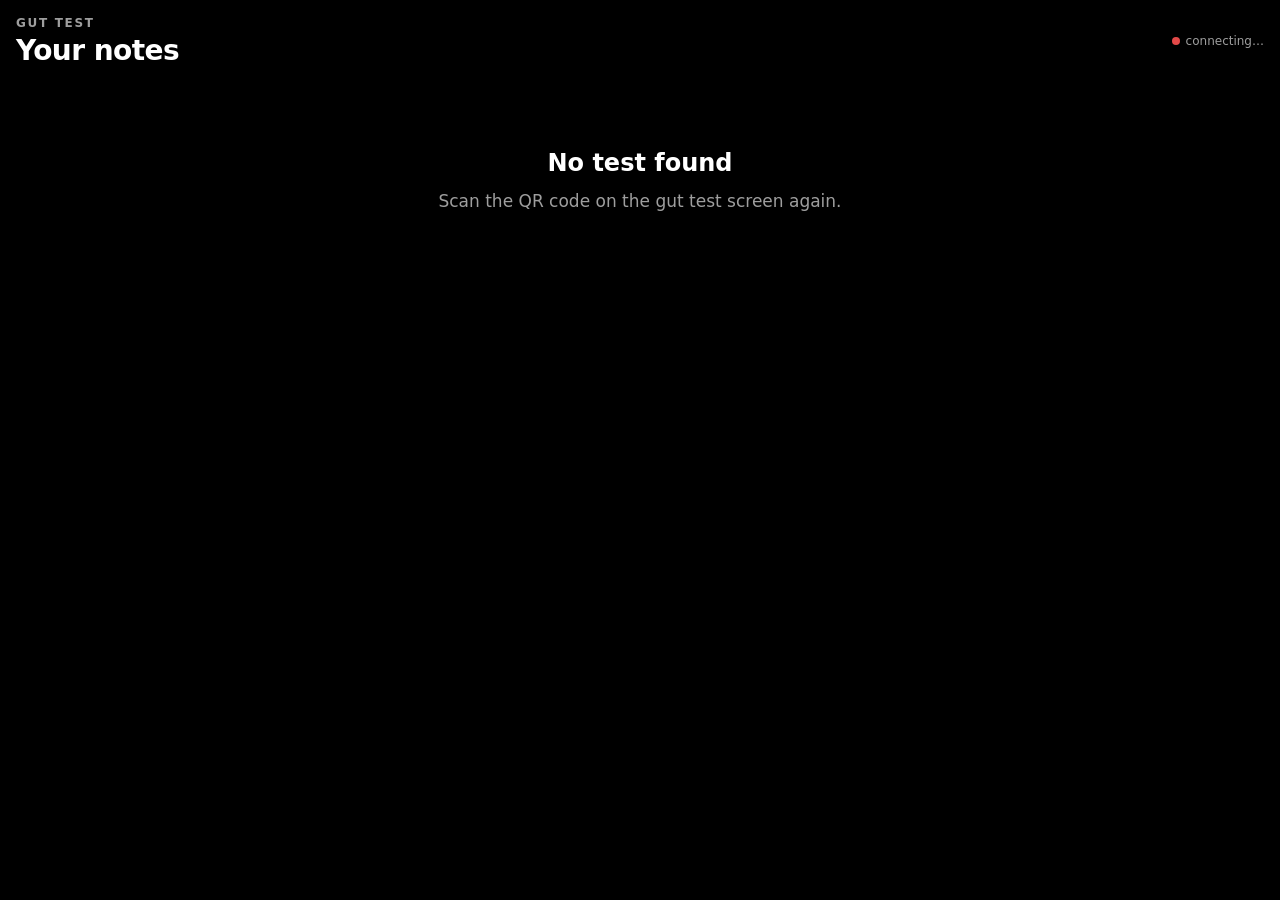
<file: phone/index.html>
<!DOCTYPE html>
<html lang="nl">
<head>
  <meta charset="utf-8">
  <meta name="viewport" content="width=device-width, initial-scale=1, viewport-fit=cover">
  <meta name="theme-color" content="#000000">
  <title>Gut test notities</title>
  <!--
    Telefoon-pagina voor de Gut Test Extension. Dit bestand hoort NIET in de
    extensie zelf thuis maar wordt los gehost (GitHub Pages, Netlify, eigen
    webserver — elke statische host is goed). Vul daarna de URL in bij de
    extensie-instellingen ("Telefoon-pagina"); de QR-code opent dan deze pagina
    met het sessie-kanaal achter het #.

    Communicatie loopt via ntfy.sh (gratis, geen account):
      <kanaal>    telefoon → extensie: notities
      <kanaal>-s  extensie → telefoon: welke website nu in beeld is
  -->
  <style>
    :root { --bg: #000; --fg: #fff; --muted: rgba(255,255,255,.62); --faint: rgba(255,255,255,.14); --accent: #3987e5; }
    * { box-sizing: border-box; }
    html, body { margin: 0; background: var(--bg); color: var(--fg); font-family: system-ui, -apple-system, "Segoe UI", sans-serif; }
    body { padding: max(16px, env(safe-area-inset-top)) 16px max(24px, env(safe-area-inset-bottom)); min-height: 100vh; display: flex; flex-direction: column; gap: 18px; }
    header { display: flex; align-items: center; justify-content: space-between; gap: 12px; }
    .eyebrow { font-size: 12px; font-weight: 700; letter-spacing: .14em; text-transform: uppercase; color: var(--muted); }
    h1 { font-size: 28px; line-height: 1.1; margin: 6px 0 0; letter-spacing: -.02em; }
    .status { display: inline-flex; align-items: center; gap: 6px; font-size: 12px; color: var(--muted); white-space: nowrap; }
    .status i { width: 8px; height: 8px; border-radius: 50%; background: #e34948; display: block; }
    .status.ok i { background: #1baf7a; }

    .card { border: 1px solid var(--faint); border-radius: 16px; padding: 16px; }
    .target-label { font-size: 12px; font-weight: 700; letter-spacing: .1em; text-transform: uppercase; color: var(--muted); }
    .target { font-size: 22px; font-weight: 700; margin-top: 6px; overflow-wrap: anywhere; }
    .target small { display: block; font-size: 13px; font-weight: 500; color: var(--muted); margin-top: 4px; }
    .chips { display: flex; flex-wrap: wrap; gap: 8px; margin-top: 14px; }
    .chips button { font: inherit; font-size: 14px; color: var(--fg); background: transparent; border: 1px solid var(--faint); border-radius: 999px; padding: 8px 12px; min-height: 40px; }
    .chips button.active { background: #fff; color: #000; border-color: #fff; font-weight: 700; }

    textarea { width: 100%; min-height: 140px; font: inherit; font-size: 17px; line-height: 1.45; color: var(--fg); background: #111; border: 1px solid var(--faint); border-radius: 14px; padding: 14px; resize: vertical; }
    textarea:focus { outline: none; border-color: rgba(255,255,255,.5); }
    #sendBtn { font: inherit; font-size: 18px; font-weight: 700; color: #000; background: #fff; border: none; border-radius: 999px; padding: 16px; width: 100%; margin-top: 10px; }
    #sendBtn:disabled { opacity: .45; }
    .feedback { font-size: 14px; color: var(--muted); min-height: 20px; margin-top: 8px; text-align: center; }

    .sent h2 { font-size: 13px; font-weight: 700; letter-spacing: .1em; text-transform: uppercase; color: var(--muted); margin: 0 0 10px; }
    .sent ul { list-style: none; margin: 0; padding: 0; display: grid; gap: 10px; }
    .sent li { border-left: 3px solid var(--accent); padding-left: 10px; font-size: 15px; line-height: 1.4; }
    .sent li span { display: block; font-size: 12px; color: var(--muted); }

    .notice { text-align: center; padding: 60px 16px; color: var(--muted); font-size: 17px; line-height: 1.5; }
    .notice strong { display: block; color: var(--fg); font-size: 24px; margin-bottom: 8px; }
    [hidden] { display: none !important; }
  </style>
</head>
<body>
  <header>
    <div>
      <div class="eyebrow" id="testName">Gut test</div>
      <h1 id="title">Jouw notities</h1>
    </div>
    <div class="status" id="status"><i></i><span>verbinden…</span></div>
  </header>

  <div id="main">
    <div class="card">
      <div class="target-label" id="targetLabel">Notitie voor de website in beeld</div>
      <div class="target" id="target">Wachten op de test…</div>
      <div class="chips" id="chips"></div>
    </div>

    <div style="margin-top:18px;">
      <textarea id="note" placeholder="Wat valt je op? Wat vind je mooi, wat juist niet?"></textarea>
      <button id="sendBtn" type="button" disabled>Verstuur notitie</button>
      <div class="feedback" id="feedback"></div>
    </div>

    <section class="sent" id="sent" hidden style="margin-top:18px;">
      <h2 id="sentTitle">Verstuurd</h2>
      <ul id="sentList"></ul>
    </section>
  </div>

  <div class="notice" id="noTopic" hidden><strong>Geen test gevonden</strong><span>Scan de QR-code op het scherm van de gut test opnieuw.</span></div>
  <div class="notice" id="done" hidden><strong>Bedankt!</strong><span>De gut test is afgerond. Je notities zijn opgeslagen.</span></div>

  <script>
    const RELAY = 'https://ntfy.sh';
    const topic = decodeURIComponent(location.hash.replace(/^#/, '')).trim();

    const $ = (id) => document.getElementById(id);
    let state = null;          // last state from the extension
    let followScreen = true;   // note goes to whatever site is on screen
    let pickedSiteId = null;   // ...unless the client picked one
    let connected = false;
    // Language comes from the extension (picked on the intro slide); until the
    // first state arrives, follow the phone's own language.
    let lang = (navigator.language || '').toLowerCase().startsWith('nl') ? 'nl' : 'en';
    const T = (nl, en) => (lang === 'en' ? en : nl);

    function applyTexts() {
      document.documentElement.lang = lang;
      document.title = T('Gut test notities', 'Gut test notes');
      $('title').textContent = T('Jouw notities', 'Your notes');
      $('note').placeholder = T('Wat valt je op? Wat vind je mooi, wat juist niet?', 'What stands out? What do you like, and what not?');
      $('sendBtn').textContent = T('Verstuur notitie', 'Send note');
      $('sentTitle').textContent = T('Verstuurd', 'Sent');
      $('noTopic').querySelector('strong').textContent = T('Geen test gevonden', 'No test found');
      $('noTopic').querySelector('span').textContent = T('Scan de QR-code op het scherm van de gut test opnieuw.', 'Scan the QR code on the gut test screen again.');
      $('done').querySelector('strong').textContent = T('Bedankt!', 'Thank you!');
      $('done').querySelector('span').textContent = T('De gut test is afgerond. Je notities zijn opgeslagen.', 'The gut test is finished. Your notes have been saved.');
      $('status').querySelector('span').textContent = connected ? T('verbonden', 'connected') : T('verbinden…', 'connecting…');
    }
    applyTexts();

    if (!/^[-_A-Za-z0-9]{8,64}$/.test(topic)) {
      $('main').hidden = true;
      $('noTopic').hidden = false;
    } else {
      connect();
    }

    function connect() {
      const source = new EventSource(`${RELAY}/${topic}-s/sse?since=1h`);
      source.onopen = () => setStatus(true);
      source.onerror = () => setStatus(false);
      source.onmessage = (event) => {
        let data;
        try { data = JSON.parse(event.data); } catch (e) { return; }
        if (data.event !== 'message') return;
        let payload;
        try { payload = JSON.parse(data.message); } catch (e) { return; }
        if (payload && payload.t === 'state') applyState(payload);
      };
    }

    function setStatus(ok) {
      connected = ok;
      $('status').classList.toggle('ok', ok);
      $('status').querySelector('span').textContent = ok ? T('verbonden', 'connected') : T('geen verbinding', 'no connection');
    }

    function applyState(next) {
      state = next;
      if ((state.lang === 'en' || state.lang === 'nl') && state.lang !== lang) {
        lang = state.lang;
        applyTexts();
      }
      if (state.mode === 'done') {
        $('main').hidden = true;
        $('done').hidden = false;
        return;
      }
      $('main').hidden = false;
      $('done').hidden = true;
      $('testName').textContent = `Gut test · ${state.test || ''}`;
      renderTarget();
    }

    function targetSite() {
      if (!state || !Array.isArray(state.sites)) return null;
      const id = followScreen ? state.current : pickedSiteId;
      return state.sites.find((s) => s.id === id) || null;
    }

    function renderTarget() {
      const site = targetSite();
      $('targetLabel').textContent = followScreen ? T('Notitie voor de website in beeld', 'Note for the website on screen') : T('Notitie voor', 'Note for');
      $('target').textContent = '';
      if (site) {
        $('target').append(`${site.n}. ${site.label}`);
      } else {
        $('target').append(T('Wachten op de test…', 'Waiting for the test…'));
      }
      const small = document.createElement('small');
      small.textContent = followScreen ? T('Volgt automatisch het scherm', 'Follows the screen automatically') : T('Zelf gekozen', 'Chosen by you');
      $('target').appendChild(small);

      const chips = $('chips');
      chips.replaceChildren();
      const follow = document.createElement('button');
      follow.type = 'button';
      follow.textContent = T('Volg scherm', 'Follow screen');
      follow.classList.toggle('active', followScreen);
      follow.onclick = () => { followScreen = true; pickedSiteId = null; renderTarget(); };
      chips.appendChild(follow);
      (state && state.sites || []).forEach((s) => {
        const b = document.createElement('button');
        b.type = 'button';
        b.textContent = String(s.n);
        b.title = s.label;
        b.classList.toggle('active', !followScreen && pickedSiteId === s.id);
        b.onclick = () => { followScreen = false; pickedSiteId = s.id; renderTarget(); };
        chips.appendChild(b);
      });
      updateSendButton();
    }

    function updateSendButton() {
      $('sendBtn').disabled = !$('note').value.trim();
    }
    $('note').addEventListener('input', updateSendButton);

    $('sendBtn').addEventListener('click', async () => {
      const text = $('note').value.trim();
      if (!text) return;
      const site = targetSite();
      $('sendBtn').disabled = true;
      $('feedback').textContent = T('Versturen…', 'Sending…');
      try {
        const res = await fetch(`${RELAY}/${topic}`, {
          method: 'POST',
          body: JSON.stringify({ t: 'note', siteId: site ? site.id : null, text })
        });
        if (!res.ok) throw new Error(res.status);
        $('note').value = '';
        $('feedback').textContent = T('✓ Verstuurd', '✓ Sent');
        addSent(text, site);
        setTimeout(() => { $('feedback').textContent = ''; }, 2000);
      } catch (e) {
        $('feedback').textContent = T('Versturen mislukt — probeer het nog eens.', 'Sending failed — please try again.');
      }
      updateSendButton();
    });

    function addSent(text, site) {
      const li = document.createElement('li');
      const meta = document.createElement('span');
      const time = new Date().toLocaleTimeString(lang === 'en' ? 'en-GB' : 'nl-NL', { hour: '2-digit', minute: '2-digit' });
      meta.textContent = site ? `${time} · ${site.n}. ${site.label}` : time;
      li.append(meta, document.createTextNode(text));
      $('sentList').prepend(li);
      $('sent').hidden = false;
    }
  </script>
</body>
</html>
</file>
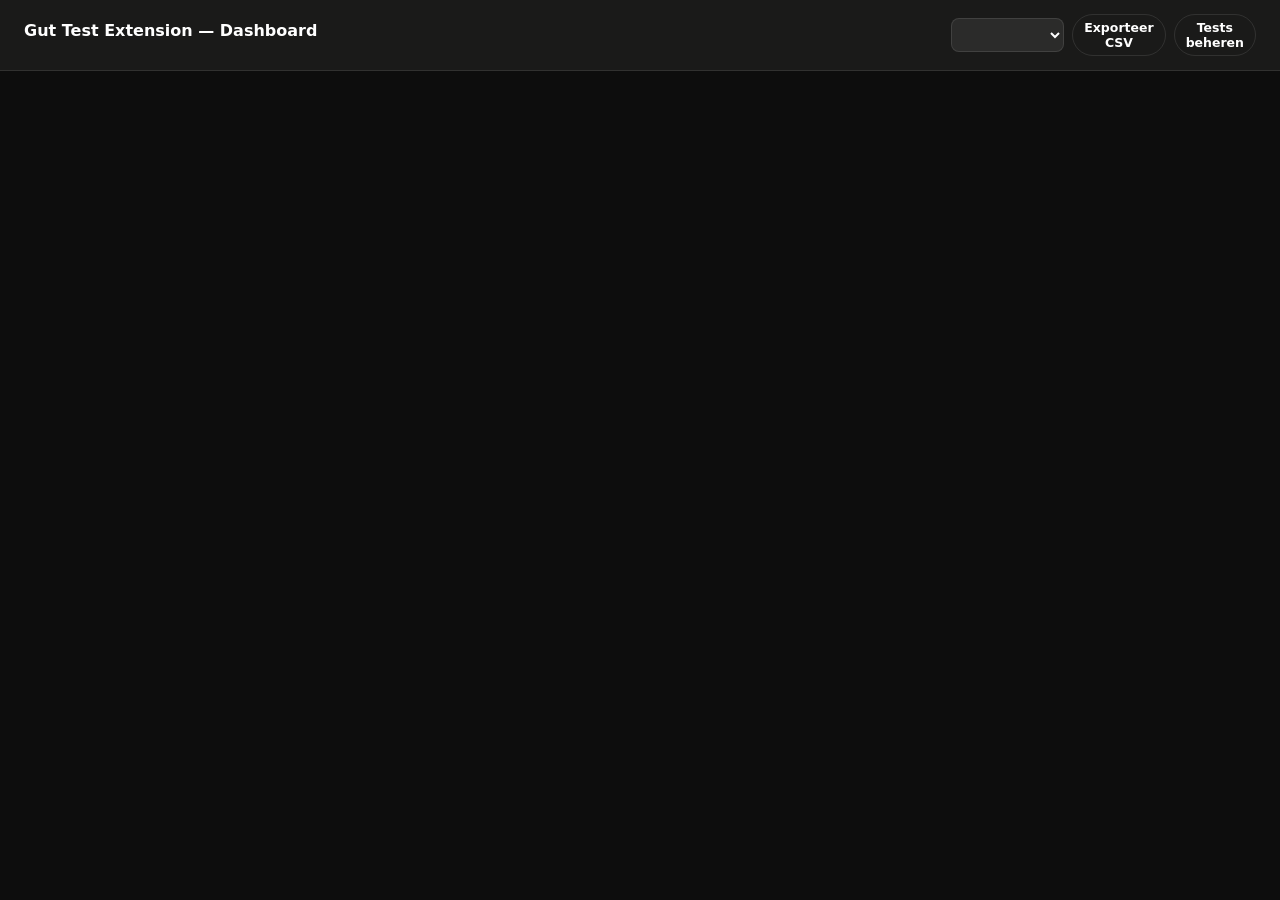
<file: dashboard.html>
<!DOCTYPE html>
<html>
<head>
  <meta charset="utf-8">
  <title>Gut Test Extension — Dashboard</title>
  <link rel="stylesheet" href="common.css">
  <style>
    .gte-topbar select { max-width: 260px; }
    .gte-topbar .gte-actions { display: flex; gap: 8px; align-items: center; }

    #testMeta { display: flex; align-items: center; gap: 14px; margin: 18px 0; flex-wrap: wrap; }
    #testMeta h2 { font-size: 20px; margin: 0; }
    .gte-progress-track { flex: 1; min-width: 120px; height: 8px; background: var(--gte-surface-raised); border-radius: 4px; overflow: hidden; }
    .gte-progress-fill { height: 100%; background: var(--gte-accent); }

    .gte-row-group { margin-bottom: 8px; }
    .gte-rank-row {
      display: flex;
      align-items: center;
      gap: 10px;
      padding: 10px 14px;
      margin-bottom: 0;
    }
    /* Panel closed (default): row keeps its normal rounded corners.
       Panel open: flatten the row's bottom corners so it visually joins
       the notes panel below it. Driven by a JS-toggled class, not the
       `hidden` attribute — that clashed with .gte-notes-panel's own
       `display: flex` before and silently did nothing. */
    .gte-row-group.notes-open .gte-rank-row {
      border-bottom-left-radius: 0;
      border-bottom-right-radius: 0;
    }
    .gte-rank-row.unrated { opacity: 0.55; }
    .gte-rank-number {
      width: 24px;
      flex-shrink: 0;
      font-weight: 700;
      font-size: 15px;
      text-align: center;
      color: var(--gte-text-muted);
    }
    #rankedList .gte-row-group:first-child .gte-rank-number { color: #fab219; }
    .gte-favicon { width: 20px; height: 20px; flex-shrink: 0; border-radius: 4px; background: var(--gte-surface-raised); }
    .gte-site-info { display: block; width: 150px; flex-shrink: 0; min-width: 0; text-decoration: none; color: inherit; cursor: pointer; }
    .gte-site-info .gte-site-label { font-weight: 600; font-size: 13.5px; overflow: hidden; text-overflow: ellipsis; white-space: nowrap; color: var(--gte-text); }
    .gte-site-info:hover .gte-site-label { text-decoration: underline; color: var(--gte-accent); }
    .gte-site-info .gte-link-icon { color: var(--gte-text-muted); font-weight: 400; }
    .gte-site-info:hover .gte-link-icon { color: var(--gte-accent); }
    .gte-site-info .gte-site-url { font-size: 11px; color: var(--gte-text-muted); overflow: hidden; text-overflow: ellipsis; white-space: nowrap; text-decoration: none; }
    .gte-bar-track { flex: 1 1 60px; min-width: 40px; height: 20px; background: var(--gte-surface-raised); border-radius: 5px; overflow: hidden; }
    .gte-bar-fill { height: 100%; border-radius: 5px; transition: width 0.3s ease; }
    .gte-rating-value { width: 26px; flex-shrink: 0; font-weight: 700; text-align: right; font-size: 15px; }
    .gte-recheck-btn { flex-shrink: 0; margin-left: auto; padding-left: 10px; padding-right: 10px; }
    .gte-notes-toggle { flex-shrink: 0; white-space: nowrap; }

    /* Dropdown panel with one textarea per category — hidden by default via
       `display: none`, only shown while its row-group has `.notes-open`.
       (Not the `hidden` attribute — see the note above.) */
    .gte-notes-panel {
      display: none;
      gap: 12px;
      flex-wrap: wrap;
      background: var(--gte-surface-raised);
      border: 1px solid var(--gte-border);
      border-top: none;
      border-bottom-left-radius: var(--gte-radius);
      border-bottom-right-radius: var(--gte-radius);
      padding: 12px 14px;
    }
    .gte-row-group.notes-open .gte-notes-panel { display: flex; }
    .gte-note-field { flex: 1; min-width: 160px; }
    .gte-note-field .gte-label { margin-bottom: 3px; }
    .gte-note-textarea { width: 100%; font-size: 12.5px; resize: vertical; font-family: var(--gte-font); }

    /* Screenshots captured via the overlay's 📷 button — shown first in the
       notes dropdown, above the text fields. */
    .gte-screenshots-section { flex-basis: 100%; }
    .gte-screenshots-row { display: flex; gap: 8px; flex-wrap: wrap; }
    .gte-screenshot-empty { font-size: 12px; color: var(--gte-text-muted); }
    .gte-screenshot-thumb {
      position: relative;
      width: 76px;
      height: 56px;
      border-radius: 6px;
      overflow: hidden;
      border: 1px solid var(--gte-border);
      cursor: pointer;
      flex-shrink: 0;
    }
    .gte-screenshot-thumb img { width: 100%; height: 100%; object-fit: cover; display: block; }
    .gte-screenshot-remove {
      position: absolute;
      top: 2px;
      right: 2px;
      width: 16px;
      height: 16px;
      border-radius: 50%;
      border: none;
      background: rgba(0, 0, 0, 0.65);
      color: #fff;
      font-size: 10px;
      line-height: 16px;
      text-align: center;
      cursor: pointer;
      padding: 0;
    }
    .gte-screenshot-remove:hover { background: var(--gte-critical); }

    .gte-phone-inline {
      margin: 0 14px 0 48px;
      padding: 8px 0 10px 12px;
      border-left: 3px solid var(--gte-accent);
    }
    .gte-phone-inline-title { font-size: 11.5px; font-weight: 700; text-transform: uppercase; letter-spacing: 0.04em; color: var(--gte-text-muted); margin-bottom: 4px; }
    .gte-phone-inline-line { font-size: 13.5px; line-height: 1.45; color: var(--gte-text); }
    .gte-phone-inline-line span { color: var(--gte-text-muted); font-size: 12px; margin-right: 8px; font-variant-numeric: tabular-nums; }
    .gte-row-group.notes-open .gte-phone-inline { display: none; }

    #emptyState { text-align: center; padding: 60px 0; color: var(--gte-text-muted); }
    #sectionUnrated h3 { font-size: 12.5px; text-transform: uppercase; letter-spacing: 0.04em; color: var(--gte-text-muted); margin: 20px 0 8px 0; }
  </style>
</head>
<body>
  <div class="gte-topbar">
    <h1 style="font-size:16px;">Gut Test Extension — Dashboard</h1>
    <div class="gte-actions">
      <select id="testSelect" class="gte-select"></select>
      <button id="exportBtn" class="gte-btn gte-btn-ghost gte-btn-sm">Exporteer CSV</button>
      <button id="manageBtn" class="gte-btn gte-btn-ghost gte-btn-sm">Tests beheren</button>
    </div>
  </div>

  <div class="gte-shell">
    <div id="emptyState" hidden>Nog geen tests met resultaten. Maak er eerst een aan via "Tests beheren".</div>

    <div id="content" hidden>
      <div id="testMeta">
        <h2 id="testTitle"></h2>
        <span id="testDate" class="gte-muted" style="font-size:12.5px;"></span>
        <div class="gte-progress-track"><div class="gte-progress-fill" id="progressFill"></div></div>
        <span id="progressLabel" class="gte-secondary" style="font-size:12.5px;"></span>
      </div>

      <div id="rankedList"></div>

      <div id="sectionUnrated" hidden>
        <h3 id="unratedTitle">Nog niet beoordeeld</h3>
        <div id="unratedList"></div>
      </div>
    </div>
  </div>

  <script src="gte_data.js"></script>
  <script src="dashboard.js"></script>
</body>
</html>
</file>
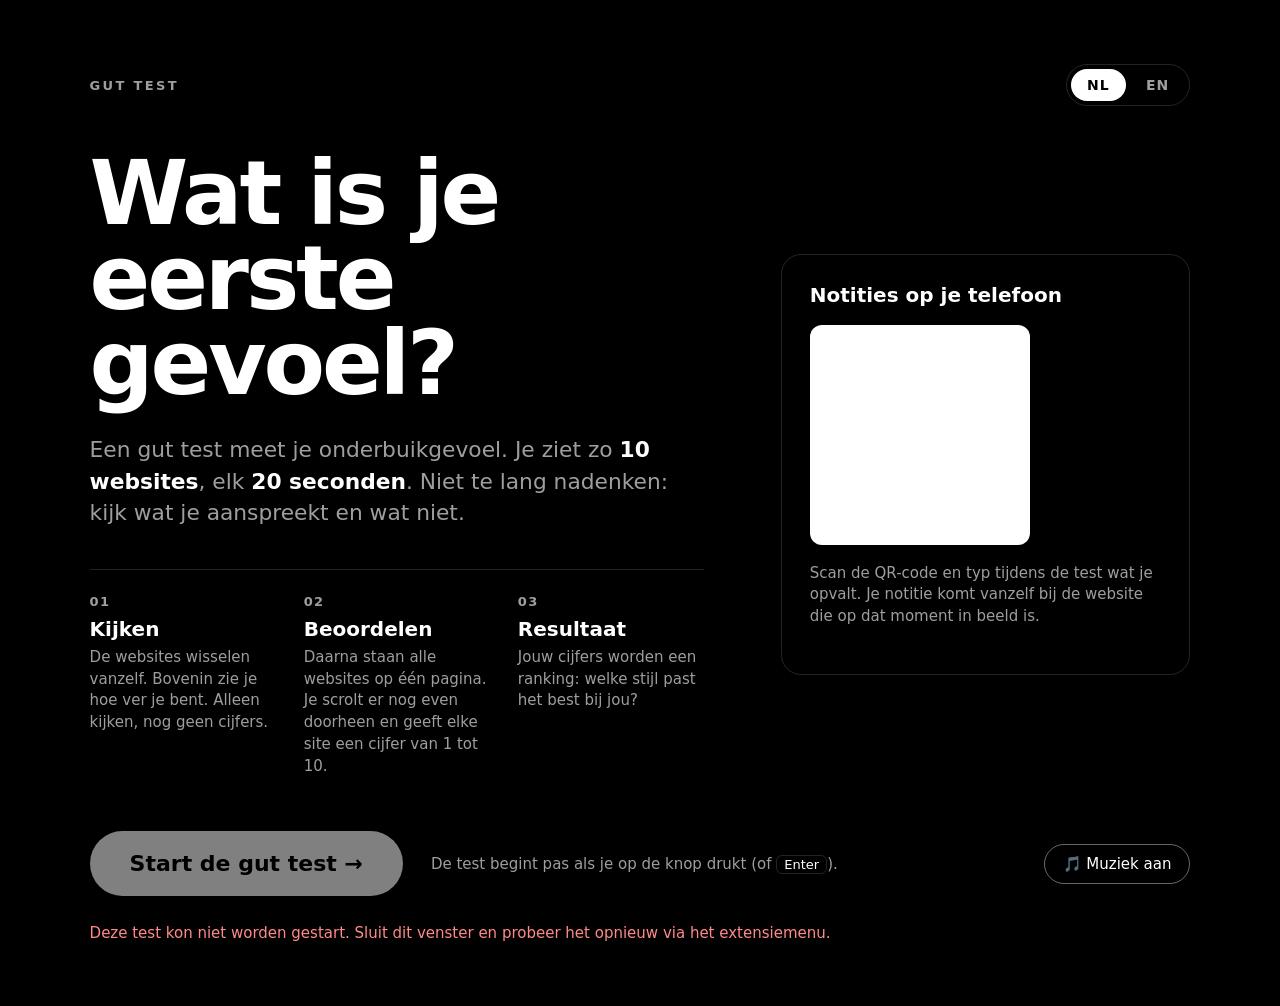
<file: intro.html>
<!DOCTYPE html>
<html lang="nl">
<head>
  <meta charset="utf-8">
  <meta name="viewport" content="width=device-width, initial-scale=1">
  <title>Gut Test</title>
  <style>
    :root {
      --bg: #000000;
      --fg: #ffffff;
      --muted: rgba(255, 255, 255, 0.62);
      --faint: rgba(255, 255, 255, 0.14);
      --font: system-ui, -apple-system, "Segoe UI", sans-serif;
    }
    * { box-sizing: border-box; }
    html, body { margin: 0; min-height: 100%; background: var(--bg); color: var(--fg); font-family: var(--font); }
    body {
      min-height: 100vh;
      display: flex;
      flex-direction: column;
      padding: clamp(24px, 5vw, 72px) clamp(20px, 7vw, 120px);
    }

    .eyebrow {
      font-size: 13px;
      font-weight: 700;
      letter-spacing: 0.18em;
      text-transform: uppercase;
      color: var(--muted);
    }

    main {
      flex: 1;
      display: grid;
      grid-template-columns: minmax(0, 1.5fr) minmax(260px, 1fr);
      gap: clamp(32px, 6vw, 96px);
      align-items: center;
      margin-top: clamp(24px, 5vh, 64px);
    }

    h1 {
      font-size: clamp(44px, 7vw, 104px);
      line-height: 0.95;
      letter-spacing: -0.035em;
      font-weight: 800;
      margin: 0 0 28px 0;
      text-wrap: balance;
    }
    .lead {
      font-size: clamp(18px, 1.7vw, 24px);
      line-height: 1.45;
      color: var(--muted);
      max-width: 34em;
      margin: 0 0 40px 0;
    }
    .lead strong { color: var(--fg); font-weight: 600; }

    .steps {
      list-style: none;
      padding: 0;
      margin: 0;
      display: grid;
      grid-template-columns: repeat(3, minmax(0, 1fr));
      gap: 28px;
      border-top: 1px solid var(--faint);
      padding-top: 24px;
    }
    .steps .num { font-size: 13px; font-weight: 700; color: var(--muted); letter-spacing: 0.1em; }
    .steps h2 { font-size: 20px; margin: 8px 0 6px 0; font-weight: 700; }
    .steps p { margin: 0; font-size: 15px; line-height: 1.45; color: var(--muted); }

    aside {
      border: 1px solid var(--faint);
      border-radius: 20px;
      padding: 28px;
      display: flex;
      flex-direction: column;
      gap: 18px;
    }
    .phone-head { font-size: 20px; font-weight: 700; margin: 0; }
    .phone-text { font-size: 15px; line-height: 1.45; color: var(--muted); margin: 0; }
    .qr {
      width: min(220px, 100%);
      aspect-ratio: 1;
      background: #fff;
      border-radius: 12px;
      overflow: hidden;
    }
    .qr svg { display: block; width: 100%; height: 100%; }
    .qr-link { font-size: 12px; color: var(--muted); word-break: break-all; }
    .qr-link a { color: var(--muted); }

    footer {
      display: flex;
      align-items: center;
      gap: 28px;
      flex-wrap: wrap;
      margin-top: clamp(32px, 6vh, 72px);
    }
    #startBtn {
      font: inherit;
      font-size: 22px;
      font-weight: 700;
      color: #000;
      background: #fff;
      border: none;
      border-radius: 999px;
      padding: 20px 40px;
      cursor: pointer;
      transition: transform 0.12s ease, opacity 0.12s ease;
    }
    #startBtn:hover { transform: translateY(-1px); }
    #startBtn:active { transform: scale(0.98); }
    #startBtn:focus-visible { outline: 3px solid #3987e5; outline-offset: 4px; }
    #startBtn:disabled { opacity: 0.5; cursor: default; transform: none; }
    .start-note { font-size: 15px; color: var(--muted); }
    .start-note kbd {
      font: inherit;
      font-size: 13px;
      border: 1px solid var(--faint);
      border-radius: 6px;
      padding: 1px 7px;
      color: var(--fg);
    }

    .music-toggle {
      margin-left: auto;
      display: inline-flex;
      align-items: center;
      gap: 10px;
      font-size: 15px;
      color: var(--muted);
      cursor: pointer;
      background: none;
      border: 1px solid var(--faint);
      border-radius: 999px;
      padding: 10px 18px;
      font-family: inherit;
    }
    .music-toggle[aria-pressed="true"] { color: var(--fg); border-color: rgba(255, 255, 255, 0.4); }

    .topline { display: flex; align-items: center; justify-content: space-between; gap: 16px; }
    .lang-switch {
      display: inline-flex;
      border: 1px solid var(--faint);
      border-radius: 999px;
      padding: 4px;
      gap: 4px;
    }
    .lang-switch button {
      font: inherit;
      font-size: 14px;
      font-weight: 700;
      letter-spacing: 0.08em;
      color: var(--muted);
      background: none;
      border: none;
      border-radius: 999px;
      padding: 8px 16px;
      cursor: pointer;
    }
    .lang-switch button[aria-pressed="true"] { color: #000; background: #fff; }
    .lang-switch button:focus-visible { outline: 3px solid #3987e5; outline-offset: 2px; }

    #introError { display: none; color: #ff8a8a; font-size: 15px; width: 100%; }

    @media (max-width: 900px) {
      main { grid-template-columns: 1fr; }
      .steps { grid-template-columns: 1fr; gap: 18px; }
      .music-toggle { margin-left: 0; }
    }
  </style>
</head>
<body>
  <div class="topline">
    <div class="eyebrow" id="testName">Gut test</div>
    <div class="lang-switch" role="group" aria-label="Taal / Language">
      <button type="button" data-lang="nl" aria-pressed="true" title="Nederlands">NL</button>
      <button type="button" data-lang="en" aria-pressed="false" title="English">EN</button>
    </div>
  </div>

  <main>
    <section>
      <h1 id="title">Wat is je eerste gevoel?</h1>
      <p class="lead" id="lead"></p>

      <ol class="steps">
        <li>
          <div class="num">01</div>
          <h2 id="step1Title">Kijken</h2>
          <p id="step1Text">De websites wisselen vanzelf. Bovenin zie je hoe ver je bent. Alleen kijken, nog geen cijfers.</p>
        </li>
        <li>
          <div class="num">02</div>
          <h2 id="step2Title">Beoordelen</h2>
          <p id="step2Text">Daarna staan alle websites op één pagina. Je scrolt er nog even doorheen en geeft elke site een cijfer van 1 tot 10.</p>
        </li>
        <li>
          <div class="num">03</div>
          <h2 id="step3Title">Resultaat</h2>
          <p id="step3Text">Jouw cijfers worden een ranking: welke stijl past het best bij jou?</p>
        </li>
      </ol>
    </section>

    <aside id="phoneBox">
      <p class="phone-head" id="phoneHead">Notities op je telefoon</p>
      <div class="qr" id="qr"></div>
      <p class="phone-text" id="phoneText">Scan de QR-code en typ tijdens de test wat je opvalt. Je notitie komt vanzelf bij de website die op dat moment in beeld is.</p>
      <div class="qr-link" id="qrLink"></div>
    </aside>
  </main>

  <footer>
    <button id="startBtn" type="button">Start de gut test →</button>
    <span class="start-note" id="startNote">De test begint pas als je op de knop drukt (of <kbd>Enter</kbd>).</span>
    <button class="music-toggle" id="musicToggle" type="button" aria-pressed="true">🎵 Muziek aan</button>
    <div id="introError">Deze test kon niet worden gestart. Sluit dit venster en probeer het opnieuw via het extensiemenu.</div>
  </footer>

  <script src="vendor/qrcode.js"></script>
  <script src="gte_data.js"></script>
  <script src="intro.js"></script>
</body>
</html>
</file>
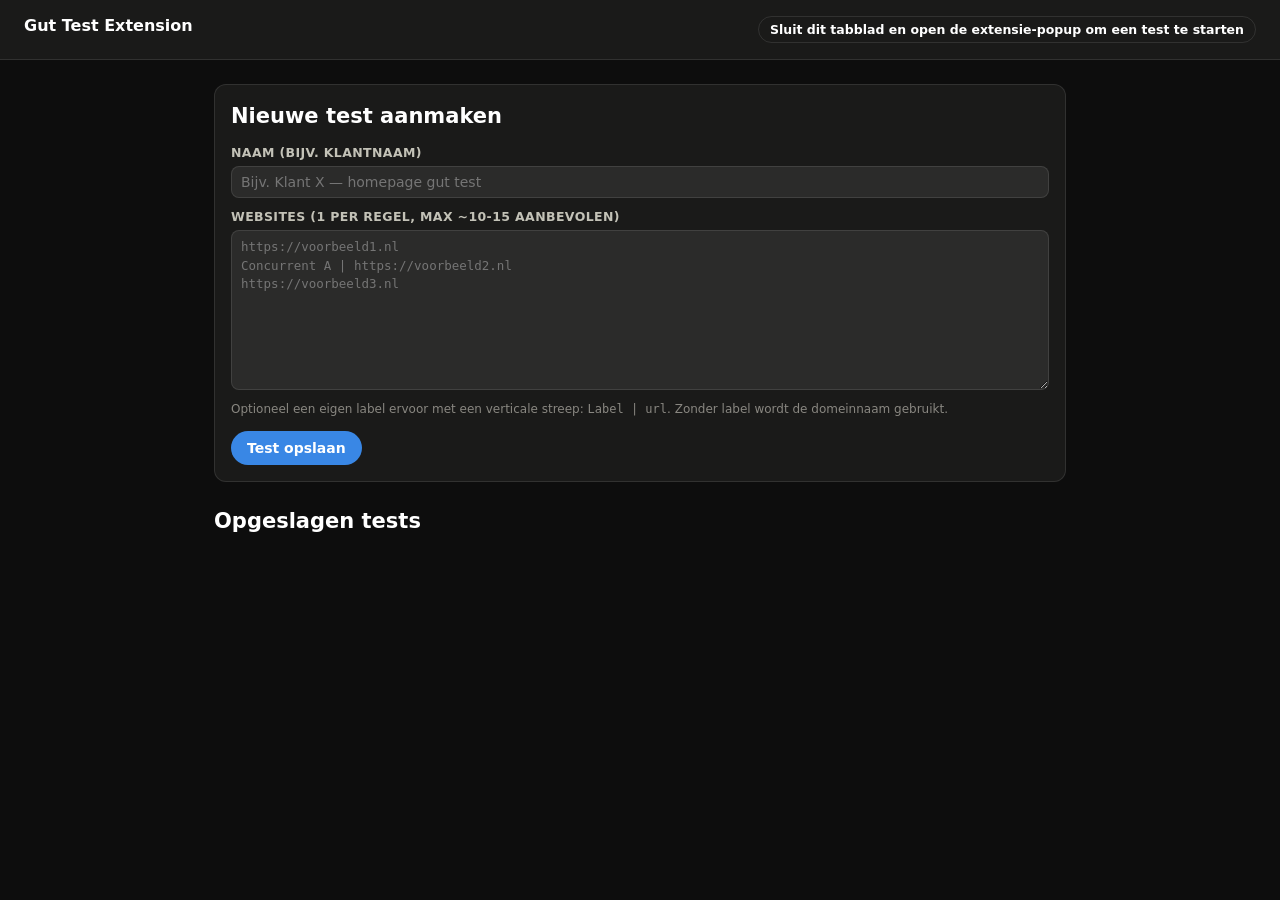
<file: manage.html>
<!DOCTYPE html>
<html>

<head>
  <meta charset="utf-8">
  <title>Gut Test Extension - Tests beheren</title>
  <link rel="stylesheet" href="common.css">
  <style>
    .gte-test-list {
      display: flex;
      flex-direction: column;
      gap: 10px;
      margin-top: 16px;
    }

    .gte-test-card {
      display: flex;
      align-items: center;
      gap: 14px;
    }

    .gte-test-card .gte-test-main {
      flex: 1;
      min-width: 0;
    }

    .gte-test-card h3 {
      font-size: 15px;
      margin-bottom: 3px;
    }

    .gte-test-card .gte-meta {
      font-size: 12px;
      color: var(--gte-text-muted);
    }

    .gte-test-card .gte-actions {
      display: flex;
      gap: 6px;
      flex-wrap: wrap;
      justify-content: flex-end;
    }

    .gte-active-badge {
      background: var(--gte-accent);
      color: #fff;
    }

    textarea#sitesInput {
      min-height: 160px;
    }

    .gte-help {
      font-size: 12px;
      color: var(--gte-text-muted);
      margin-top: 6px;
    }

    .gte-form-actions {
      display: flex;
      gap: 8px;
      margin-top: 12px;
    }

    .gte-form-actions .gte-btn {
      flex: 0 0 auto;
    }

    #formTitle {
      margin-bottom: 12px;
    }

    #emptyState {
      text-align: center;
      padding: 30px 0;
      color: var(--gte-text-muted);
    }
  </style>
</head>

<body>
  <div class="gte-topbar">
    <h1 style="font-size:16px;">Gut Test Extension</h1>
    <div>
      <button class="gte-btn gte-btn-ghost gte-btn-sm" id="goPopupHint">Sluit dit tabblad en open de extensie-popup om
        een test te starten</button>
    </div>
  </div>

  <div class="gte-shell">
    <div class="gte-card" style="margin-bottom:24px;">
      <h2 id="formTitle">Nieuwe test aanmaken</h2>
      <div style="margin-bottom:10px;">
        <label class="gte-label" for="testName">Naam (bijv. klantnaam)</label>
        <input type="text" id="testName" class="gte-input" placeholder="Bijv. Klant X — homepage gut test">
      </div>
      <div>
        <label class="gte-label" for="sitesInput">Websites (1 per regel, max ~10-15 aanbevolen)</label>
        <textarea id="sitesInput" class="gte-textarea gte-input"
          placeholder="https://voorbeeld1.nl&#10;Concurrent A | https://voorbeeld2.nl&#10;https://voorbeeld3.nl"></textarea>
        <div class="gte-help">Optioneel een eigen label ervoor met een verticale streep: <code>Label | url</code>.
          Zonder label wordt de domeinnaam gebruikt.</div>
      </div>
      <div class="gte-form-actions">
        <button id="saveTestBtn" class="gte-btn gte-btn-primary">Test opslaan</button>
        <button id="cancelEditBtn" class="gte-btn gte-btn-ghost" hidden>Annuleren</button>
      </div>
    </div>

    <h2>Opgeslagen tests</h2>
    <div id="emptyState" hidden>Nog geen tests. Maak hierboven je eerste gut test aan.</div>
    <div class="gte-test-list" id="testList"></div>
  </div>

  <script src="gte_data.js"></script>
  <script src="manage.js"></script>
</body>

</html>
</file>
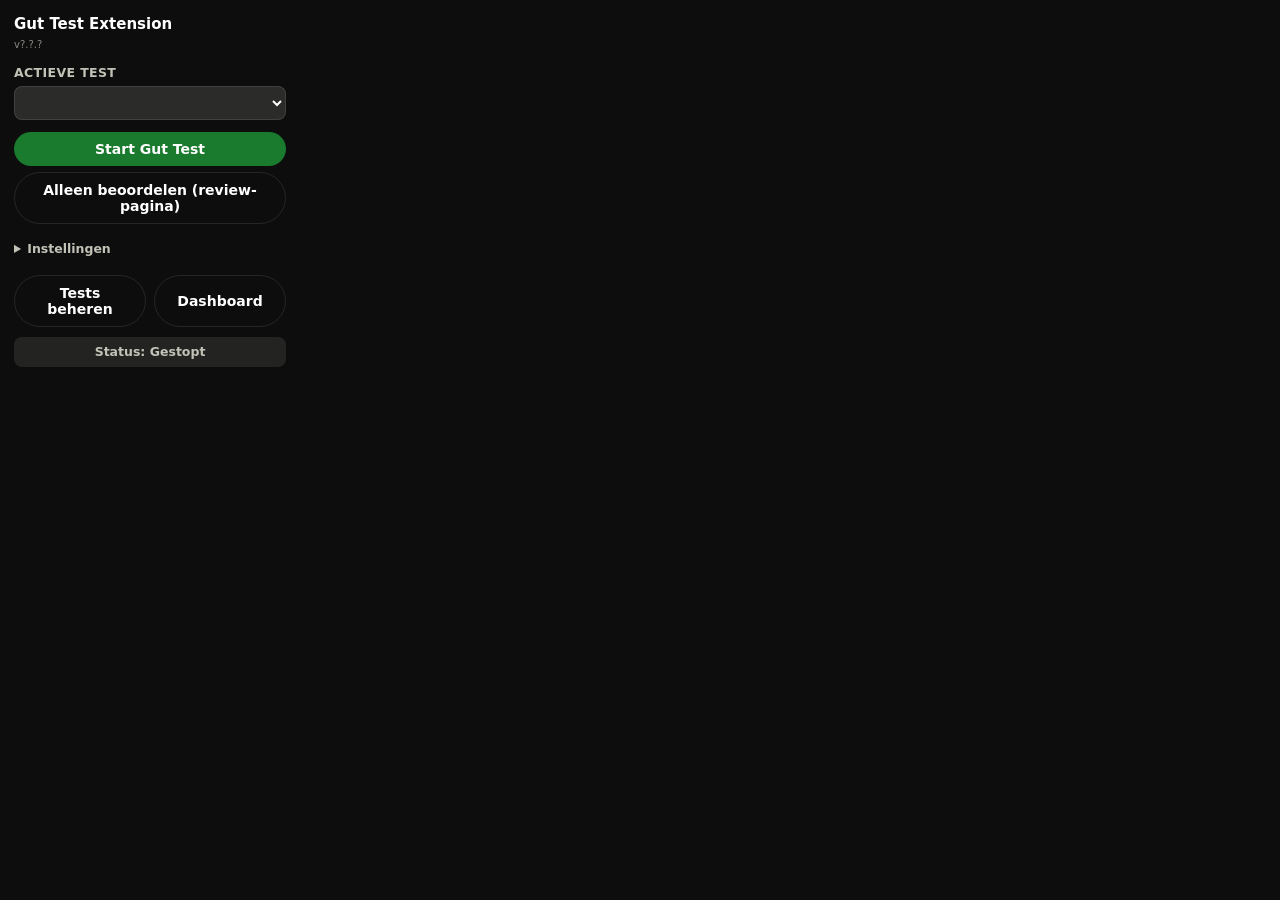
<file: popup.html>
<!DOCTYPE html>
<html>
<head>
  <meta charset="utf-8">
  <title>Gut Test Extension</title>
  <link rel="stylesheet" href="common.css">
  <style>
    body { width: 300px; padding: 14px; }
    h1 { font-size: 15px; margin-bottom: 2px; }
    .gte-version { font-size: 10px; color: var(--gte-text-muted); margin-bottom: 12px; }

    .gte-section { margin-bottom: 12px; }

    #toggleButton.running { background: var(--gte-critical); color: #fff; }
    #toggleButton.stopped { background: #1a7a2e; color: #fff; }
    #reviewButton.exit-review { background: var(--gte-critical); color: #fff; }

    #status {
      margin-top: 10px;
      text-align: center;
      padding: 6px 8px;
      border-radius: var(--gte-radius-sm);
      font-weight: 600;
      font-size: 12.5px;
    }
    #status.running { background: #1a7a2e; color: #fff; }
    #status.stopped { background: var(--gte-surface-raised); color: var(--gte-text-secondary); }
    #status.review { background: var(--gte-warning); color: #1a1a19; }
    #status.error { background: var(--gte-critical); color: #fff; }

    details.gte-settings summary {
      cursor: pointer;
      font-weight: 600;
      font-size: 12.5px;
      color: var(--gte-text-secondary);
      padding: 4px 0;
    }
    .gte-setting-row {
      display: flex;
      align-items: center;
      justify-content: space-between;
      gap: 8px;
      margin-top: 8px;
      font-size: 12.5px;
    }
    .gte-setting-row.nested { padding-left: 10px; opacity: 0.9; }
    .gte-setting-row input[type="number"] { width: 52px; }
    .gte-setting-row input[type="range"] { flex: 1; margin: 0 6px; }
    .gte-setting-row label { display: flex; align-items: center; gap: 6px; flex: 1; }
    input[type="checkbox"] { width: 15px; height: 15px; accent-color: var(--gte-accent); }

    .gte-footer-links { display: flex; gap: 8px; margin-top: 10px; }
    .gte-footer-links .gte-btn { flex: 1; }

    #noTestHint { font-size: 12px; color: var(--gte-text-muted); margin-top: 6px; }
  </style>
</head>
<body>
  <h1>Gut Test Extension</h1>
  <div class="gte-version" id="versionDisplay">v?.?.?</div>

  <div id="completedBanner" class="gte-card gte-section" style="border-color: var(--gte-accent);" hidden>
    <div style="font-size:12.5px; margin-bottom:8px;">🎉 <span id="completedText">Gut test klaar!</span></div>
    <button id="completedDashboardBtn" class="gte-btn gte-btn-primary gte-btn-block">Bekijk dashboard</button>
  </div>

  <div class="gte-section">
    <label class="gte-label" for="testSelect">Actieve test</label>
    <select id="testSelect" class="gte-select"></select>
    <div id="noTestHint" hidden>Nog geen test opgeslagen. Klik op "Tests beheren" om er een aan te maken.</div>
  </div>

  <div class="gte-section">
    <button id="toggleButton" class="gte-btn gte-btn-block stopped">Start Gut Test</button>
    <button id="reviewButton" class="gte-btn gte-btn-block gte-btn-ghost" style="margin-top:6px;">Alleen beoordelen (review-pagina)</button>
  </div>

  <details class="gte-settings gte-section">
    <summary>Instellingen</summary>

    <div class="gte-setting-row">
      <label for="interval">Wisselinterval</label>
      <input type="number" id="interval" class="gte-input" min="5" value="20">
      <span class="gte-muted" style="font-size:11px;">sec</span>
    </div>
    <div class="gte-setting-row">
      <label><input type="checkbox" id="refresh"> Ververs tab voor wisselen</label>
    </div>
    <div class="gte-setting-row">
      <label><input type="checkbox" id="autoscroll" checked> Automatisch scrollen</label>
    </div>
    <div class="gte-setting-row nested">
      <label><input type="checkbox" id="enableTopDelay" checked> Wacht bovenaan</label>
      <input type="number" id="topDelaySeconds" class="gte-input" min="1" value="3" style="width:44px;">
      <span class="gte-muted" style="font-size:11px;">sec</span>
    </div>
    <div class="gte-setting-row nested">
      <label for="scrollSpeed">Scrolsnelheid</label>
      <input type="range" id="scrollSpeed" min="1" max="10" value="5">
      <span id="scrollSpeedValue" style="font-weight:700;">5</span>
    </div>
    <div class="gte-setting-row">
      <label><input type="checkbox" id="reviewRefresh"> Ververs tab in Review Mode</label>
    </div>
    <div class="gte-setting-row">
      <label><input type="checkbox" id="musicEnabled" checked> 🎵 Achtergrondmuziek tijdens test</label>
    </div>
    <div class="gte-setting-row nested">
      <label for="musicVolume">Volume</label>
      <input type="range" id="musicVolume" min="0" max="100" value="50">
      <span id="musicVolumeValue" style="font-weight:700; width:30px; text-align:right;">50</span>
    </div>
    <div class="gte-setting-row" style="flex-direction:column; align-items:stretch;">
      <label for="phonePageUrl" style="margin-bottom:2px;">📱 Telefoon-pagina (optioneel)</label>
      <input type="url" id="phonePageUrl" class="gte-input" placeholder="https://…/phone/" style="width:100%;">
      <div class="gte-muted" style="font-size:11px; margin-top:3px;">Leeg = de QR opent de ntfy-app op de telefoon. Zie README om phone/index.html te hosten voor een eigen pagina.</div>
    </div>
  </details>

  <div class="gte-footer-links">
    <button id="openManage" class="gte-btn gte-btn-ghost">Tests beheren</button>
    <button id="openDashboard" class="gte-btn gte-btn-ghost">Dashboard</button>
  </div>

  <div id="status" class="stopped">Status: Gestopt</div>

  <script src="gte_data.js"></script>
  <script src="popup.js"></script>
</body>
</html>
</file>
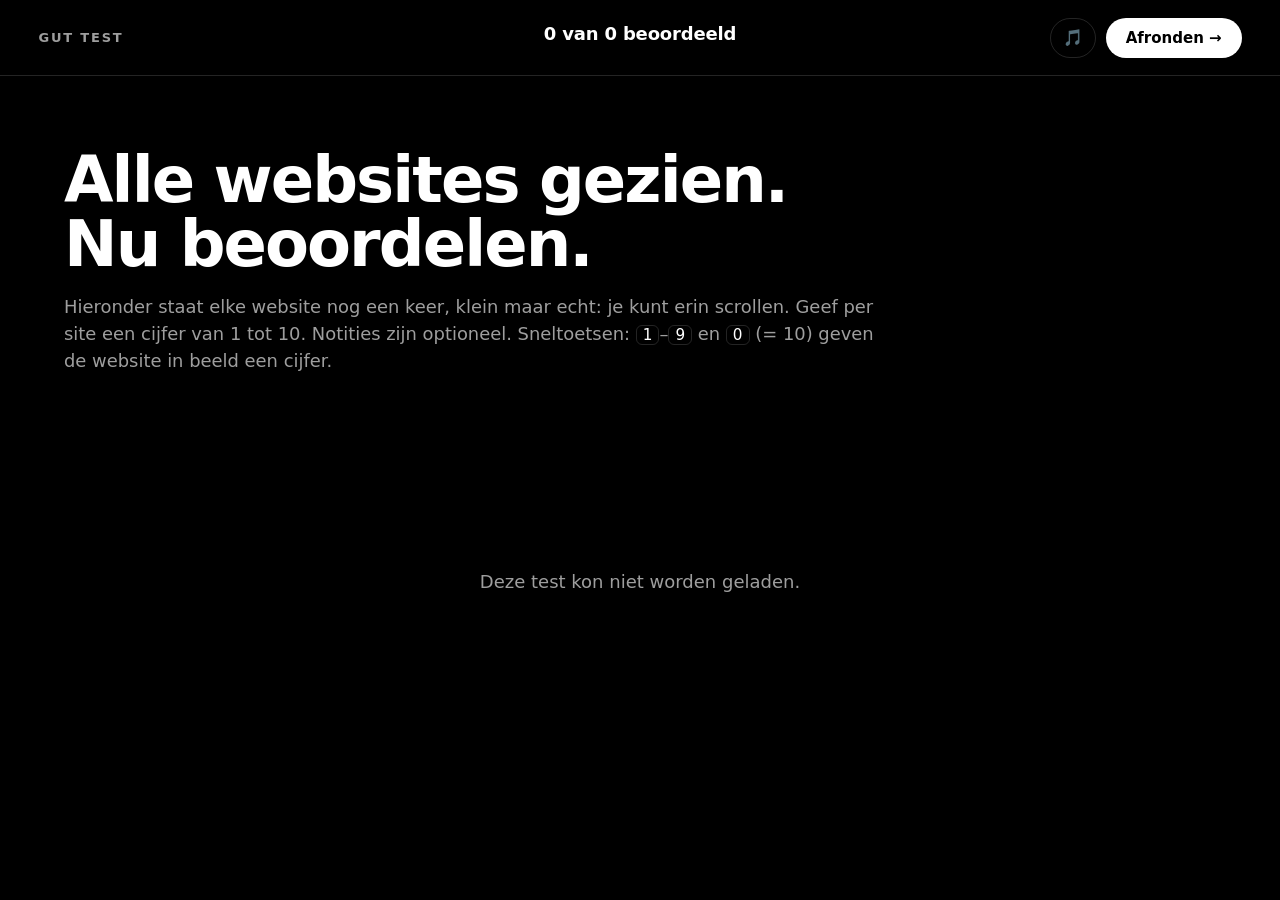
<file: review.html>
<!DOCTYPE html>
<html lang="nl">
<head>
  <meta charset="utf-8">
  <meta name="viewport" content="width=device-width, initial-scale=1">
  <title>Gut Test — beoordelen</title>
  <style>
    :root {
      --bg: #000000;
      --surface: #111111;
      --surface-2: #1c1c1c;
      --fg: #ffffff;
      --muted: rgba(255, 255, 255, 0.62);
      --faint: rgba(255, 255, 255, 0.14);
      --accent: #3987e5;
      --font: system-ui, -apple-system, "Segoe UI", sans-serif;
      --topbar-h: 76px;
    }
    * { box-sizing: border-box; }
    html { scroll-behavior: smooth; scroll-padding-top: calc(var(--topbar-h) + 16px); }
    body { margin: 0; background: var(--bg); color: var(--fg); font-family: var(--font); }
    button { font-family: inherit; }

    /* ---------- Top bar with centered progress ---------- */
    .topbar {
      position: sticky;
      top: 0;
      z-index: 10;
      height: var(--topbar-h);
      display: grid;
      grid-template-columns: 1fr minmax(260px, 560px) 1fr;
      align-items: center;
      gap: 20px;
      padding: 0 clamp(16px, 3vw, 40px);
      background: rgba(0, 0, 0, 0.92);
      backdrop-filter: blur(8px);
      border-bottom: 1px solid var(--faint);
    }
    .brand { font-size: 13px; font-weight: 700; letter-spacing: 0.14em; text-transform: uppercase; color: var(--muted); white-space: nowrap; overflow: hidden; text-overflow: ellipsis; }
    .progress { text-align: center; }
    .progress-text { font-size: 18px; font-weight: 800; letter-spacing: -0.01em; }
    .progress-text span { color: var(--muted); font-weight: 600; font-size: 14px; margin-left: 6px; }
    .segments { display: flex; gap: 5px; margin-top: 8px; }
    .segments button {
      flex: 1;
      height: 8px;
      border: none;
      border-radius: 4px;
      padding: 0;
      background: rgba(255, 255, 255, 0.16);
      cursor: pointer;
    }
    .segments button.rated { background: #ffffff; }
    .segments button.current { outline: 2px solid var(--accent); outline-offset: 2px; }
    .actions { display: flex; justify-content: flex-end; align-items: center; gap: 10px; }
    .icon-btn {
      height: 40px;
      min-width: 40px;
      padding: 0 12px;
      border-radius: 999px;
      border: 1px solid var(--faint);
      background: transparent;
      color: var(--fg);
      font-size: 16px;
      cursor: pointer;
    }
    .icon-btn[aria-pressed="false"] { opacity: 0.45; }
    .icon-btn[hidden] { display: none; }
    .finish-btn {
      height: 40px;
      padding: 0 20px;
      border-radius: 999px;
      border: none;
      background: #ffffff;
      color: #000;
      font-size: 15px;
      font-weight: 700;
      cursor: pointer;
      white-space: nowrap;
    }

    .qr-pop {
      position: absolute;
      top: calc(var(--topbar-h) - 6px);
      right: clamp(16px, 3vw, 40px);
      width: 260px;
      padding: 18px;
      background: var(--surface-2);
      border: 1px solid var(--faint);
      border-radius: 16px;
      box-shadow: 0 20px 40px rgba(0, 0, 0, 0.6);
      display: none;
    }
    .qr-pop.open { display: block; }
    .qr-pop .qr { background: #fff; border-radius: 10px; overflow: hidden; aspect-ratio: 1; }
    .qr-pop .qr svg { display: block; width: 100%; height: 100%; }
    .qr-pop p { font-size: 13px; line-height: 1.45; color: var(--muted); margin: 12px 0 0 0; }

    /* ---------- Intro ---------- */
    .hero {
      padding: clamp(40px, 8vh, 96px) clamp(16px, 5vw, 80px) clamp(24px, 4vh, 48px);
      max-width: 1600px;
      margin: 0 auto;
    }
    .hero h1 { font-size: clamp(36px, 5vw, 72px); line-height: 1; letter-spacing: -0.03em; margin: 0 0 18px 0; font-weight: 800; }
    .hero p { font-size: clamp(16px, 1.4vw, 20px); color: var(--muted); max-width: 46em; line-height: 1.5; margin: 0; }
    .hero kbd { font: inherit; font-size: 0.85em; border: 1px solid var(--faint); border-radius: 6px; padding: 0 6px; color: var(--fg); }

    /* ---------- One row per site ---------- */
    .sites { max-width: 1600px; margin: 0 auto; padding: 0 clamp(16px, 5vw, 80px) 40px; }
    .site {
      display: grid;
      grid-template-columns: minmax(0, 1.75fr) minmax(300px, 1fr);
      gap: clamp(20px, 3vw, 48px);
      padding: clamp(28px, 4vh, 48px) 0;
      border-top: 1px solid var(--faint);
    }

    .browser {
      border-radius: 14px;
      overflow: hidden;
      background: var(--surface);
      border: 1px solid var(--faint);
      transition: border-color 0.2s ease, box-shadow 0.2s ease;
    }
    .site.current .browser { border-color: rgba(255, 255, 255, 0.45); box-shadow: 0 0 0 1px rgba(255, 255, 255, 0.2); }
    .browser-bar {
      display: flex;
      align-items: center;
      gap: 10px;
      height: 40px;
      padding: 0 12px;
      background: var(--surface-2);
      border-bottom: 1px solid var(--faint);
    }
    .dots { display: flex; gap: 6px; }
    .dots i { width: 10px; height: 10px; border-radius: 50%; background: rgba(255, 255, 255, 0.2); display: block; }
    .url {
      flex: 1;
      min-width: 0;
      font-size: 12.5px;
      color: var(--muted);
      background: rgba(255, 255, 255, 0.06);
      border-radius: 6px;
      padding: 5px 10px;
      white-space: nowrap;
      overflow: hidden;
      text-overflow: ellipsis;
    }
    .view-toggle { display: flex; background: rgba(255, 255, 255, 0.06); border-radius: 6px; padding: 2px; }
    .view-toggle button {
      border: none;
      background: transparent;
      color: var(--muted);
      font-size: 12px;
      font-weight: 600;
      padding: 4px 9px;
      border-radius: 5px;
      cursor: pointer;
    }
    .view-toggle button.active { background: rgba(255, 255, 255, 0.16); color: var(--fg); }
    .open-link { font-size: 12.5px; color: var(--muted); text-decoration: none; white-space: nowrap; }
    .open-link:hover { color: var(--fg); }

    .viewport { position: relative; overflow: hidden; background: #fff; }
    .viewport iframe {
      position: absolute;
      top: 0;
      left: 0;
      width: 1440px;
      height: 900px;
      border: 0;
      transform-origin: 0 0;
      background: #fff;
    }
    .viewport .shot {
      position: absolute;
      inset: 0;
      overflow-y: auto;
      display: none;
      background: #fff;
    }
    .viewport .shot img { display: block; width: 100%; }
    .viewport.show-shot .shot { display: block; }
    .viewport.show-shot iframe { visibility: hidden; }
    .viewport .no-shot { padding: 24px; color: #333; font-size: 14px; }
    .frame-help { font-size: 12.5px; color: var(--muted); margin-top: 10px; }

    /* ---------- Rating panel ---------- */
    .panel { display: flex; flex-direction: column; gap: 18px; min-width: 0; }
    .panel-head { display: flex; align-items: baseline; gap: 14px; }
    .panel-num { font-size: 44px; font-weight: 800; letter-spacing: -0.03em; color: var(--muted); font-variant-numeric: tabular-nums; }
    .panel-title { min-width: 0; }
    .panel-title h2 { font-size: 26px; margin: 0; letter-spacing: -0.01em; overflow-wrap: anywhere; }
    .panel-title div { font-size: 13px; color: var(--muted); overflow: hidden; text-overflow: ellipsis; white-space: nowrap; }

    .label { font-size: 12px; font-weight: 700; letter-spacing: 0.1em; text-transform: uppercase; color: var(--muted); margin-bottom: 8px; display: flex; justify-content: space-between; }
    .label button { background: none; border: none; color: var(--muted); font-size: 12px; cursor: pointer; text-transform: none; letter-spacing: 0; padding: 0; }
    .label button:hover { color: var(--fg); }
    .rating { display: grid; grid-template-columns: repeat(10, 1fr); gap: 5px; }
    .rating button {
      height: 46px;
      border: 1px solid var(--faint);
      border-radius: 10px;
      background: transparent;
      color: var(--fg);
      font-size: 17px;
      font-weight: 700;
      cursor: pointer;
      transition: background-color 0.1s ease, transform 0.08s ease;
    }
    .rating button:hover { background: rgba(255, 255, 255, 0.1); }
    .rating button:active { transform: scale(0.95); }
    .rating button.selected { border-color: transparent; color: #fff; }

    textarea {
      width: 100%;
      font: inherit;
      font-size: 14px;
      line-height: 1.45;
      color: var(--fg);
      background: var(--surface);
      border: 1px solid var(--faint);
      border-radius: 10px;
      padding: 10px 12px;
      resize: vertical;
      min-height: 72px;
    }
    textarea:focus { outline: none; border-color: rgba(255, 255, 255, 0.45); }
    details summary { cursor: pointer; font-size: 14px; color: var(--muted); list-style: none; }
    details summary::-webkit-details-marker { display: none; }
    details summary::before { content: '+ '; }
    details[open] summary::before { content: '− '; }
    details .more { display: grid; gap: 12px; margin-top: 12px; }
    .saved { font-size: 13px; color: var(--muted); min-height: 18px; }
    .saved.error { color: #ff8a8a; font-weight: 600; }

    .phone-notes { border-left: 3px solid var(--accent); padding-left: 12px; }
    .phone-notes ul { list-style: none; margin: 0; padding: 0; display: grid; gap: 6px; }
    .phone-notes li { font-size: 14px; line-height: 1.45; }
    .phone-notes li time { color: var(--muted); font-size: 12px; margin-right: 6px; font-variant-numeric: tabular-nums; }
    .phone-notes[hidden] { display: none; }

    /* ---------- Finish ---------- */
    .finish {
      max-width: 1600px;
      margin: 0 auto;
      padding: clamp(48px, 10vh, 120px) clamp(16px, 5vw, 80px);
      border-top: 1px solid var(--faint);
      text-align: center;
    }
    .finish h2 { font-size: clamp(32px, 4vw, 56px); margin: 0 0 12px 0; letter-spacing: -0.03em; }
    .finish p { color: var(--muted); font-size: 18px; margin: 0 0 28px 0; }
    .finish .finish-btn { height: 60px; font-size: 20px; padding: 0 40px; }

    #emptyState { padding: 120px 24px; text-align: center; color: var(--muted); font-size: 18px; }

    @media (max-width: 1000px) {
      .site { grid-template-columns: 1fr; }
      .topbar { grid-template-columns: 1fr auto; height: auto; padding-top: 10px; padding-bottom: 10px; }
      .brand { display: none; }
      .progress { text-align: left; }
      :root { --topbar-h: 88px; }
    }
  </style>
</head>
<body>
  <header class="topbar">
    <div class="brand" id="brand">Gut test</div>
    <div class="progress">
      <div class="progress-text" id="progressText">0 van 0 beoordeeld</div>
      <div class="segments" id="segments"></div>
    </div>
    <div class="actions">
      <button class="icon-btn" id="phoneBtn" type="button" title="Notities op je telefoon (QR-code)" hidden>📱</button>
      <button class="icon-btn" id="musicBtn" type="button" title="Achtergrondmuziek aan/uit" aria-pressed="true">🎵</button>
      <button class="finish-btn" id="finishTop" type="button">Afronden →</button>
    </div>
    <div class="qr-pop" id="qrPop">
      <div class="qr" id="qr"></div>
      <p id="qrText">Scan met je telefoon om notities te typen. Ze komen bij de website die nu in het midden van je scherm staat.</p>
    </div>
  </header>

  <section class="hero">
    <h1 id="heroTitle">Alle websites gezien.<br>Nu beoordelen.</h1>
    <p id="heroText">Hieronder staat elke website nog een keer, klein maar echt: je kunt erin scrollen. Geef per site een cijfer van 1 tot 10. Notities zijn optioneel. Sneltoetsen: <kbd>1</kbd>–<kbd>9</kbd> en <kbd>0</kbd> (= 10) geven de website in beeld een cijfer.</p>
  </section>

  <div class="sites" id="sites"></div>
  <div id="emptyState" hidden>Deze test kon niet worden geladen.</div>

  <section class="finish" id="finishSection">
    <h2 id="finishTitle">Klaar?</h2>
    <p id="finishText">Rond af om de ranking te bekijken.</p>
    <button class="finish-btn" id="finishBottom" type="button">Afronden en ranking bekijken →</button>
  </section>

  <script src="vendor/qrcode.js"></script>
  <script src="gte_data.js"></script>
  <script src="review.js"></script>
</body>
</html>
</file>
<file: common.css>
/* Shared theme for popup.html, manage.html and dashboard.html.
   Dark UI to match the on-page rating overlay. System font stack only —
   no external font requests, so everything still looks right offline. */

:root {
  --gte-bg: #0d0d0d;
  --gte-surface: #1a1a19;
  --gte-surface-raised: #232322;
  --gte-border: rgba(255, 255, 255, 0.10);
  --gte-text: #ffffff;
  --gte-text-secondary: #c3c2b7;
  --gte-text-muted: #898781;
  --gte-accent: #3987e5;
  --gte-accent-strong: #256abf;
  --gte-good: #0ca30c;
  --gte-warning: #fab219;
  --gte-critical: #d03b3b;
  --gte-radius: 12px;
  --gte-radius-sm: 8px;
  --gte-font: system-ui, -apple-system, "Segoe UI", sans-serif;
}

* { box-sizing: border-box; }

body {
  margin: 0;
  font-family: var(--gte-font);
  background-color: var(--gte-bg);
  color: var(--gte-text);
  font-size: 14px;
  line-height: 1.45;
}

h1, h2, h3, h4 { font-weight: 700; margin: 0 0 8px 0; }

a { color: var(--gte-accent); }

.gte-card {
  background: var(--gte-surface);
  border: 1px solid var(--gte-border);
  border-radius: var(--gte-radius);
  padding: 16px;
}

.gte-btn {
  font-family: var(--gte-font);
  font-size: 14px;
  font-weight: 600;
  border: none;
  border-radius: 9999px;
  padding: 9px 16px;
  cursor: pointer;
  transition: background-color 0.15s ease, opacity 0.15s ease, transform 0.05s ease;
  color: var(--gte-text);
  background: var(--gte-surface-raised);
}
.gte-btn:hover { opacity: 0.9; }
.gte-btn:active { transform: scale(0.98); }
.gte-btn:disabled { background: #333; color: #888; cursor: not-allowed; opacity: 1; }

.gte-btn-primary { background: var(--gte-accent); color: #fff; }
.gte-btn-success { background: #1a7a2e; color: #fff; }
.gte-btn-danger { background: var(--gte-critical); color: #fff; }
.gte-btn-ghost { background: transparent; border: 1px solid var(--gte-border); }
.gte-btn-sm { padding: 5px 11px; font-size: 12.5px; }
.gte-btn-block { width: 100%; display: block; text-align: center; }

.gte-input, .gte-select, .gte-textarea {
  font-family: var(--gte-font);
  font-size: 14px;
  background: #2b2b2a;
  color: var(--gte-text);
  border: 1px solid var(--gte-border);
  border-radius: var(--gte-radius-sm);
  padding: 7px 9px;
  width: 100%;
}
.gte-textarea { resize: vertical; font-family: ui-monospace, SFMono-Regular, Menlo, monospace; font-size: 12.5px; line-height: 1.5; }

.gte-label { display: block; font-weight: 600; margin-bottom: 4px; color: var(--gte-text-secondary); font-size: 12.5px; text-transform: uppercase; letter-spacing: 0.03em; }

.gte-badge {
  display: inline-flex;
  align-items: center;
  gap: 4px;
  font-size: 12px;
  font-weight: 600;
  padding: 2px 9px;
  border-radius: 9999px;
  background: var(--gte-surface-raised);
  color: var(--gte-text-secondary);
}

.gte-muted { color: var(--gte-text-muted); }
.gte-secondary { color: var(--gte-text-secondary); }

.gte-topbar {
  display: flex;
  align-items: center;
  justify-content: space-between;
  gap: 12px;
  padding: 14px 24px;
  border-bottom: 1px solid var(--gte-border);
  background: var(--gte-surface);
}

.gte-shell { max-width: 900px; margin: 0 auto; padding: 24px; }

::-webkit-scrollbar { width: 10px; height: 10px; }
::-webkit-scrollbar-thumb { background: #333; border-radius: 6px; }
::-webkit-scrollbar-track { background: transparent; }
</file>
